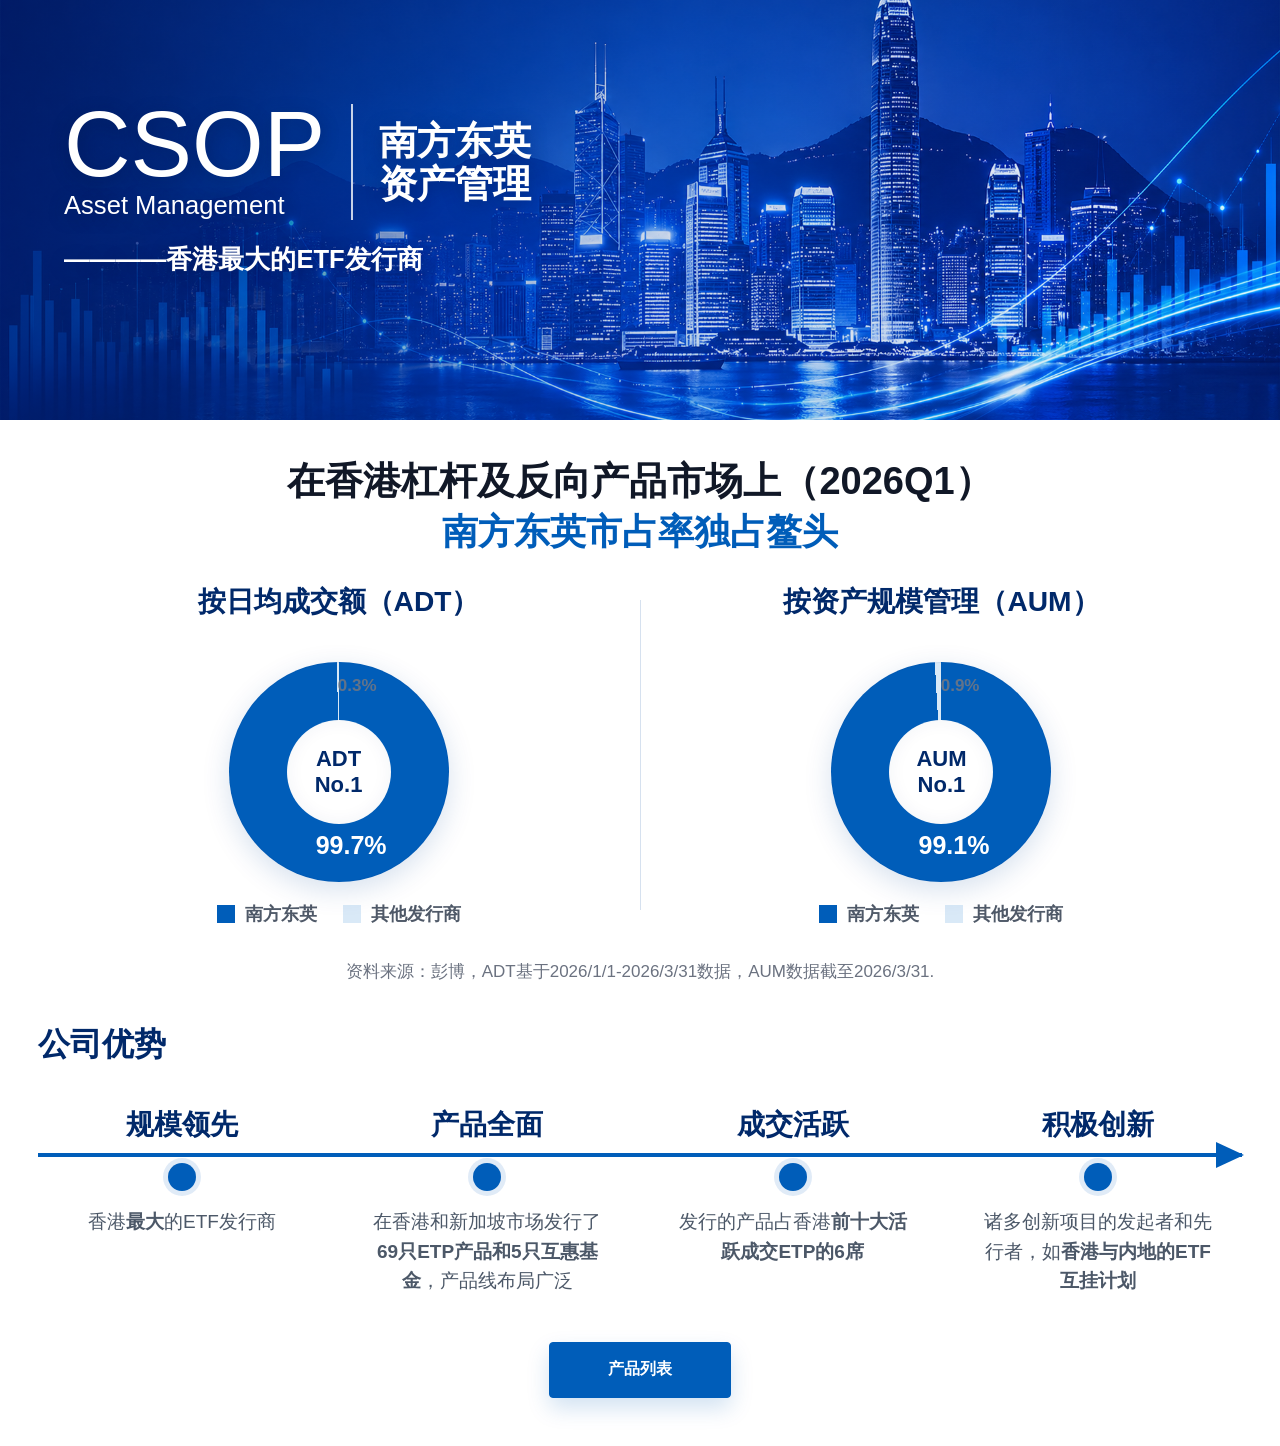
<file: index.html>
<!DOCTYPE html>
<html lang="zh-CN">
<head>
  <meta charset="UTF-8">
  <meta name="viewport" content="width=device-width, initial-scale=1.0">
  <title>公司简介</title>
  <link rel="stylesheet" href="css/style.css">
</head>
<body class="profile-page">
  <main>
    <!-- 首页顶部横幅：使用本地图片作为背景，叠加品牌名称 -->
    <section class="blue-hero">
      <!-- 深蓝遮罩层：让白色品牌文字在图片上更清晰 -->
      <div class="hero-overlay"></div>

      <!-- 品牌信息区域：后续可以把 CSOP 和南方东英替换为你的公司名称 -->
      <div class="brand-lockup">
        <div class="brand-main">
          <div class="brand-name">CSOP</div>
          <div class="brand-en">Asset Management</div>
        </div>
        <div class="brand-divider"></div>
        <div class="brand-cn">南方东英<br>资产管理</div>
      </div>
      <p class="brand-tagline">————香港最大的ETF发行商</p>
    </section>

    <!-- 市场占有率数据区：放置页面主标题、两个饼状图和资料来源 -->
    <section class="stats-panel">
      <!-- 数据区主标题：第一行黑色，第二行蓝色强调 -->
      <div class="stats-title">
        <h1>在香港杠杆及反向产品市场上（2026Q1）</h1>
        <p>南方东英市占率独占鳌头</p>
      </div>

      <!-- 两个饼状图的横向布局容器!!! -->
      <div class="stats-grid">
        <!-- 饼状图一：按日均成交额 ADT 展示南方东英市占率 -->
        <div class="stat-block">
          <h2>按日均成交额（ADT）</h2>
          <div class="donut donut-adt" role="img" aria-label="按日均成交额，南方东英占比99.7%，其他发行商占比0.3%">
            <span>99.7%</span>
            <small>0.3%</small>
            <strong>ADT<br>No.1</strong>
          </div>
          <ul class="legend">
            <li><i class="blue"></i>南方东英</li>
            <li><i class="light"></i>其他发行商</li>
          </ul>
        </div>

        <!-- 两个饼状图之间的竖向分隔线 -->
        <div class="divider"></div>

        <!-- 饼状图二：按资产管理规模 AUM 展示南方东英市占率 -->
        <div class="stat-block compact">
          <h2>按资产规模管理（AUM）</h2>
          <div class="donut donut-aum" role="img" aria-label="按资产规模管理，南方东英占比99.1%，其他发行商占比0.9%">
            <span>99.1%</span>
            <small>0.9%</small>
            <strong>AUM<br>No.1</strong>
          </div>
          <ul class="legend">
            <li><i class="blue"></i>南方东英</li>
            <li><i class="light"></i>其他发行商</li>
          </ul>
        </div>
      </div>

      <!-- 图表资料来源说明 -->
      <p class="stats-source">资料来源：彭博，ADT基于2026/1/1-2026/3/31数据，AUM数据截至2026/3/31.</p>
    </section>

    <!-- 公司优势时间轴：展示南方东英的核心优势 -->
    <section class="timeline-section">
      <h2>公司优势</h2>
      <div class="timeline">
        <!-- 优势一：规模领先 -->
        <article>
          <strong>规模领先</strong>
          <span></span>
          <p>香港<strong>最大</strong>的ETF发行商</p>
        </article>
        <!-- 优势二：产品全面 -->
        <article>
          <strong>产品全面</strong>
          <span></span>
          <p>在香港和新加坡市场发行了<strong>69只ETP产品和5只互惠基金</strong>，产品线布局广泛</p>
        </article>
        <!-- 优势三：成交活跃 -->
        <article>
          <strong>成交活跃</strong>
          <span></span>
          <p>发行的产品占香港<strong>前十大活跃成交ETP的6席</strong></p>
        </article>
        <!-- 优势四：积极创新 -->
        <article>
          <strong>积极创新</strong>
          <span></span>
          <p>诸多创新项目的发起者和先行者，如<strong>香港与内地的ETF互挂计划</strong></p>
        </article>
      </div>
    </section>

    <!-- 首页底部操作按钮：点击跳转到产品列表页 -->
    <div class="home-action">
      <a class="primary-button" href="pages/products.html">产品列表</a>
    </div>
  </main>
</body>
</html>
</file>
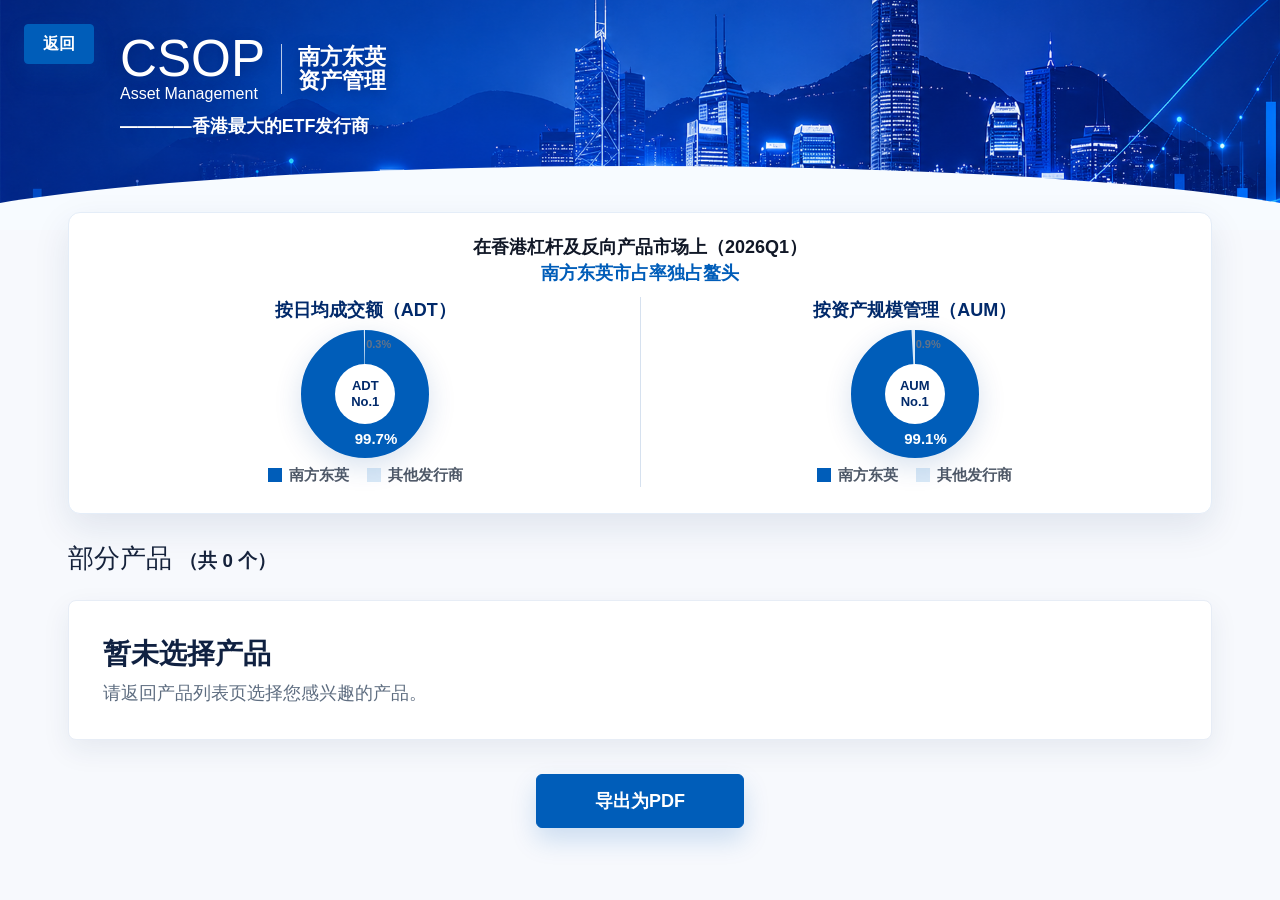
<file: pages/product-detail.html>
<!DOCTYPE html>
<html lang="zh-CN">
<head>
  <meta charset="UTF-8">
  <meta name="viewport" content="width=device-width, initial-scale=1.0">
  <title>产品详情</title>
  <link rel="preload" as="image" href="../images/首页背景.jpg.png">
  <link rel="stylesheet" href="../css/style.css">
</head>
<body class="selected-detail-page">
  <!-- 左上角返回按钮：从产品详情页返回产品列表页 -->
  <a class="back-button list-back" href="products.html">返回</a>

  <header class="product-list-hero detail-top-hero">
    <img class="product-hero-bg" src="../images/首页背景.jpg.png" alt="">
    <div class="product-hero-overlay"></div>
    <div class="product-hero-brand">
      <div class="product-brand-main">
        <span>CSOP</span>
        <small>Asset Management</small>
      </div>
      <i></i>
      <strong>南方东英<br>资产管理</strong>
    </div>
    <p class="product-hero-tagline">————香港最大的ETF发行商</p>
  </header>

  <main class="selected-products-page">
    <section class="detail-market-stats" aria-label="南方东英市场占有率图表">
      <div class="detail-market-title">
        <h2>在香港杠杆及反向产品市场上（2026Q1）</h2>
        <p>南方东英市占率独占鳌头</p>
      </div>

      <div class="detail-market-grid">
        <div class="detail-market-block">
          <h3>按日均成交额（ADT）</h3>
          <div class="donut donut-adt" role="img" aria-label="按日均成交额，南方东英占比99.7%，其他发行商占比0.3%">
            <svg class="detail-donut-svg" viewBox="0 0 128 128" aria-hidden="true">
              <circle class="detail-donut-base" cx="64" cy="64" r="46" pathLength="100"></circle>
              <circle class="detail-donut-value" cx="64" cy="64" r="46" pathLength="100" stroke-dasharray="99.7 100"></circle>
              <circle class="detail-donut-hole" cx="64" cy="64" r="30"></circle>
            </svg>
            <span>99.7%</span>
            <small>0.3%</small>
            <strong>ADT<br>No.1</strong>
          </div>
          <ul class="legend">
            <li><i class="blue"></i>南方东英</li>
            <li><i class="light"></i>其他发行商</li>
          </ul>
        </div>

        <div class="detail-market-divider"></div>

        <div class="detail-market-block">
          <h3>按资产规模管理（AUM）</h3>
          <div class="donut donut-aum" role="img" aria-label="按资产规模管理，南方东英占比99.1%，其他发行商占比0.9%">
            <svg class="detail-donut-svg" viewBox="0 0 128 128" aria-hidden="true">
              <circle class="detail-donut-base" cx="64" cy="64" r="46" pathLength="100"></circle>
              <circle class="detail-donut-value" cx="64" cy="64" r="46" pathLength="100" stroke-dasharray="99.1 100"></circle>
              <circle class="detail-donut-hole" cx="64" cy="64" r="30"></circle>
            </svg>
            <span>99.1%</span>
            <small>0.9%</small>
            <strong>AUM<br>No.1</strong>
          </div>
          <ul class="legend">
            <li><i class="blue"></i>南方东英</li>
            <li><i class="light"></i>其他发行商</li>
          </ul>
        </div>
      </div>
    </section>

    <section class="selected-products-title">
      <h1>部分产品 <span>（共 <strong data-detail-count>0</strong> 个）</span></h1>
      <!-- <p>以下为您选择的产品及亮点介绍</p>-->
    </section>

    <section class="selected-products-grid" data-selected-products></section>

    <div class="pdf-export-action">
      <button class="pdf-export-button" type="button" data-export-pdf>导出为PDF</button>
    </div>
  </main>

  <script src="script.js"></script>
</body>
</html>
</file>
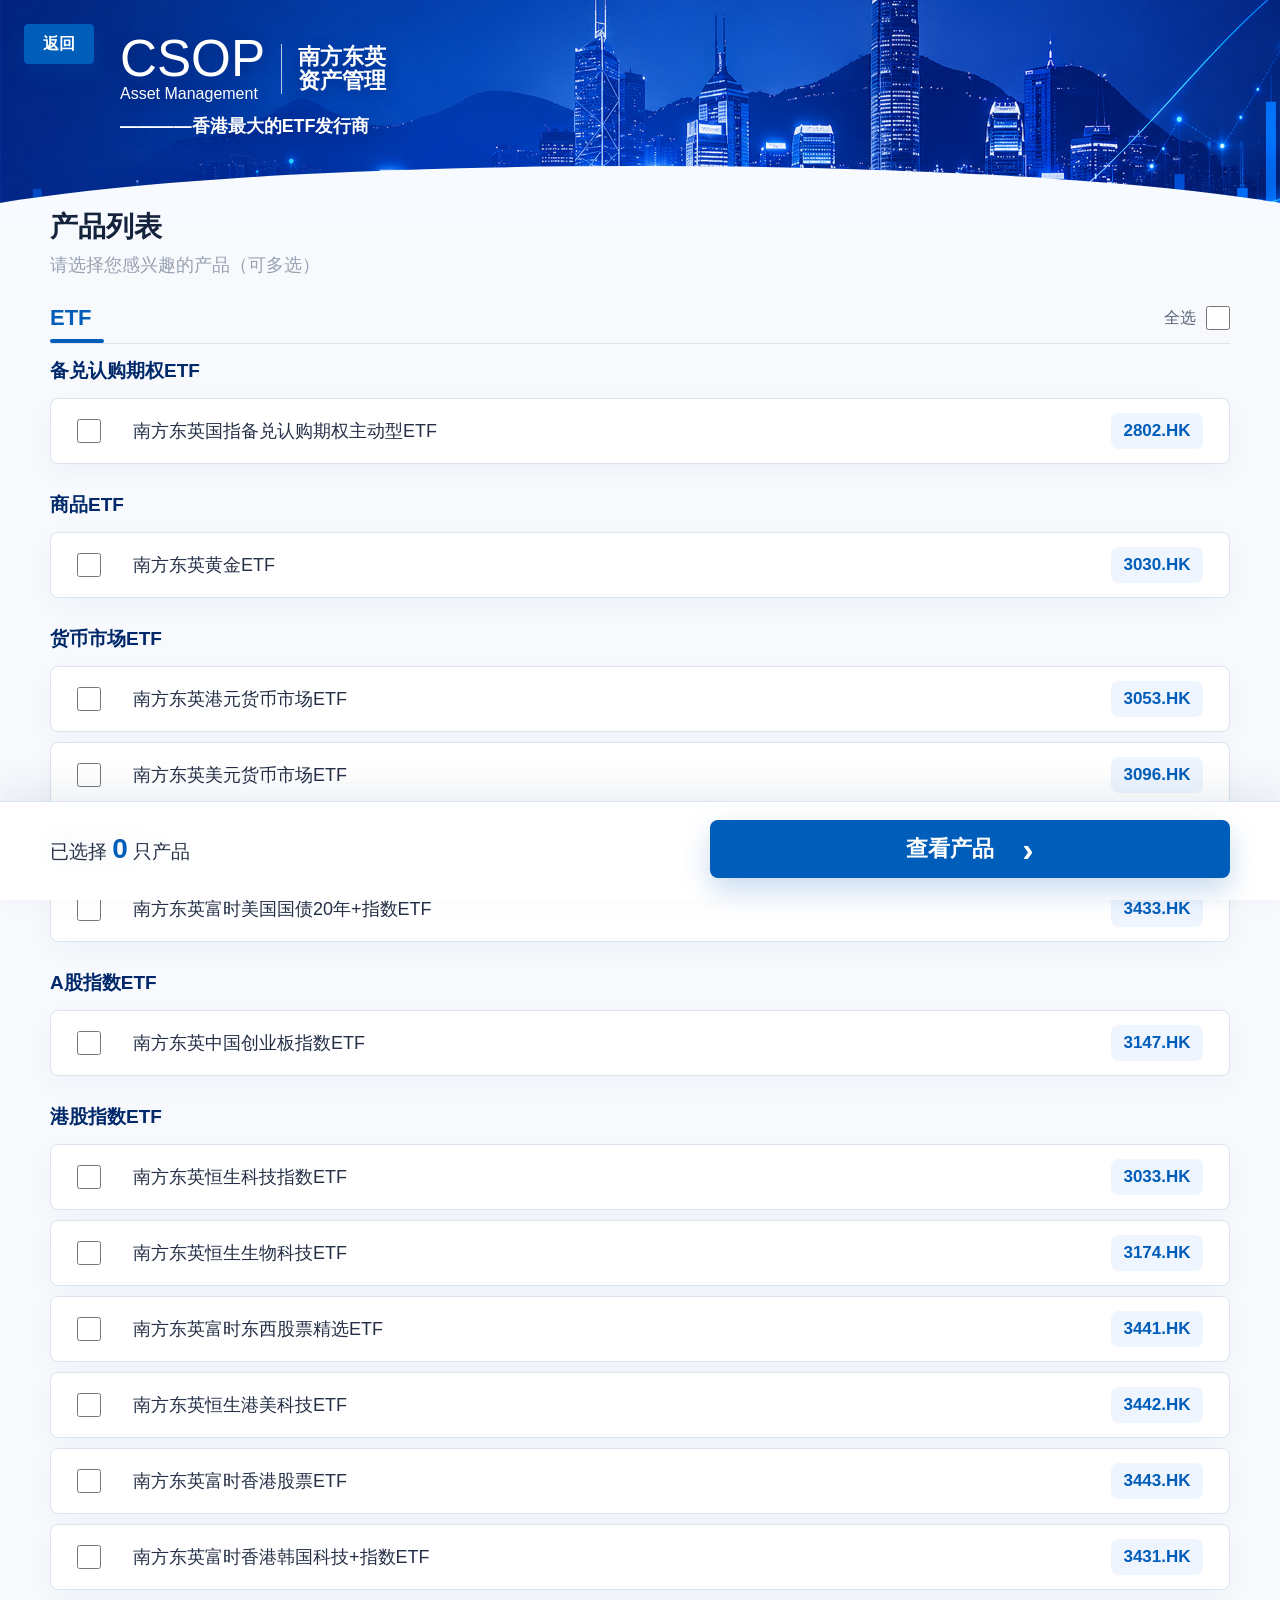
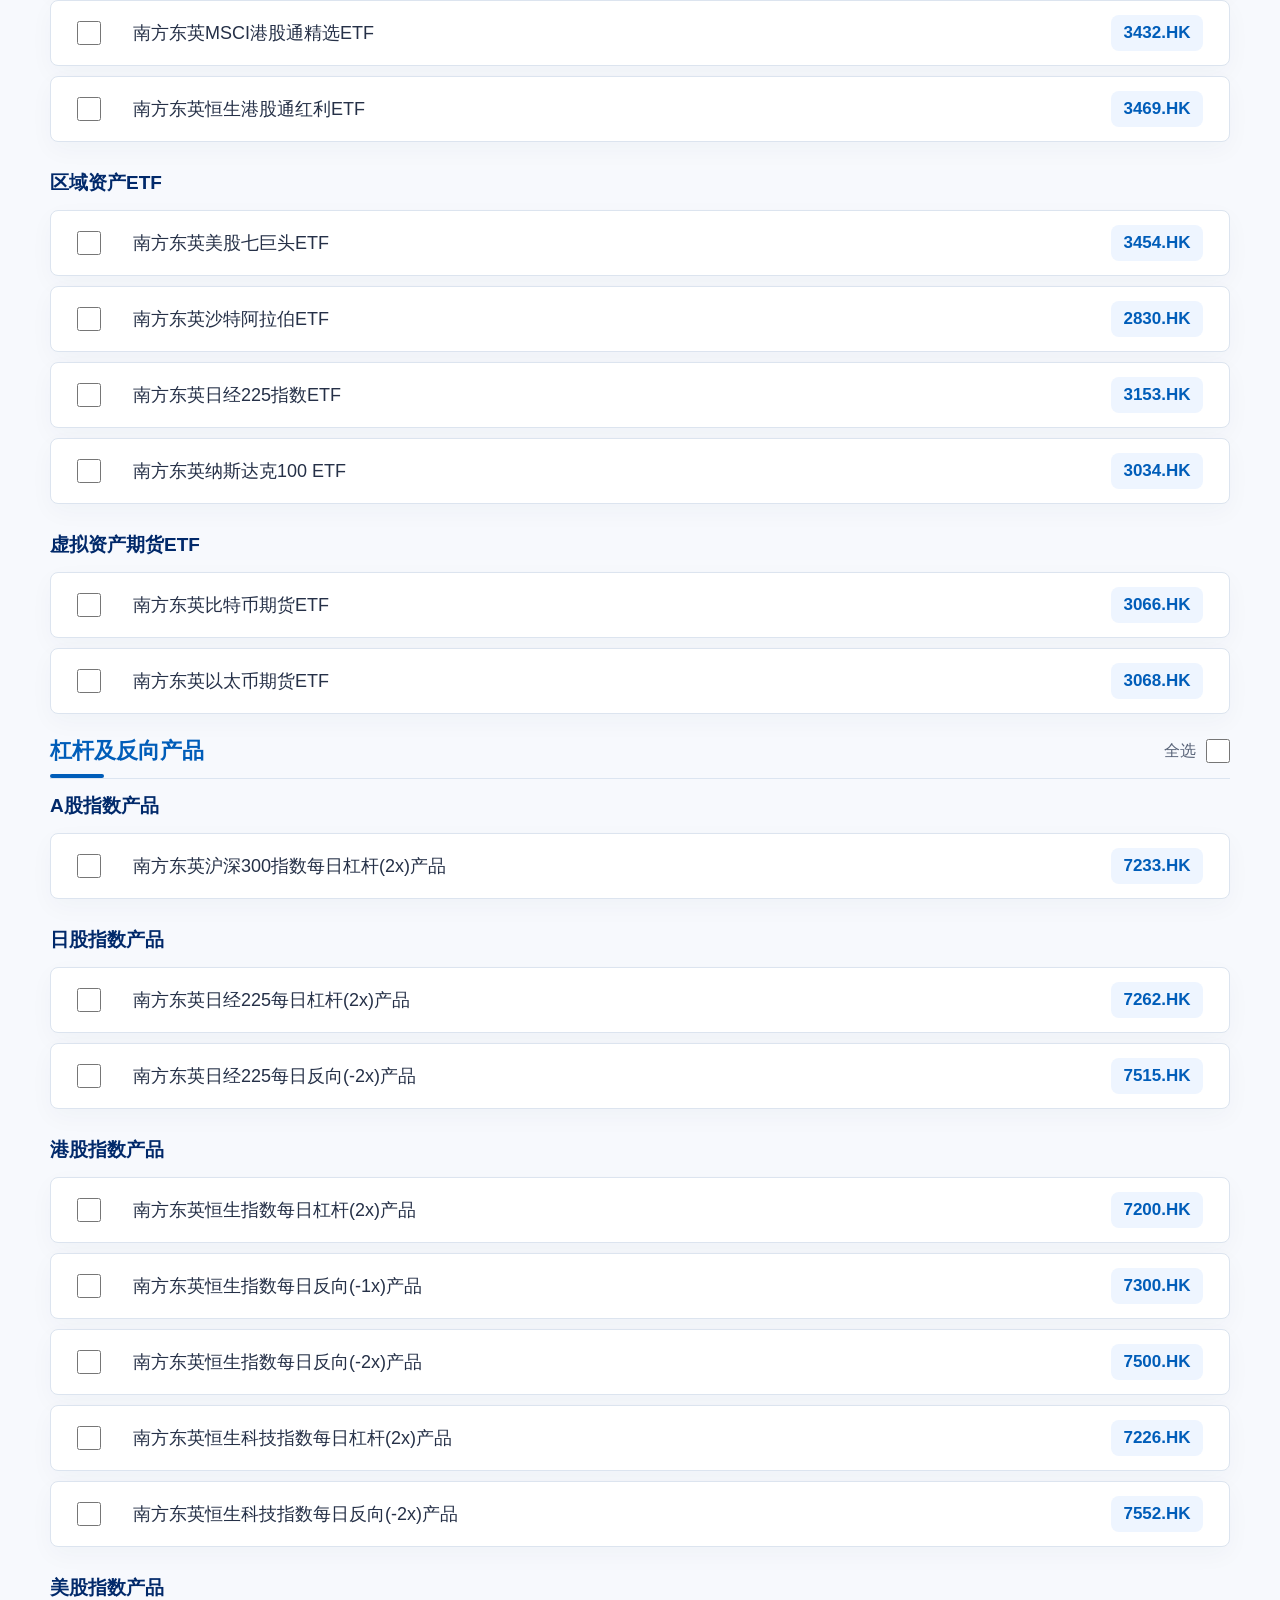
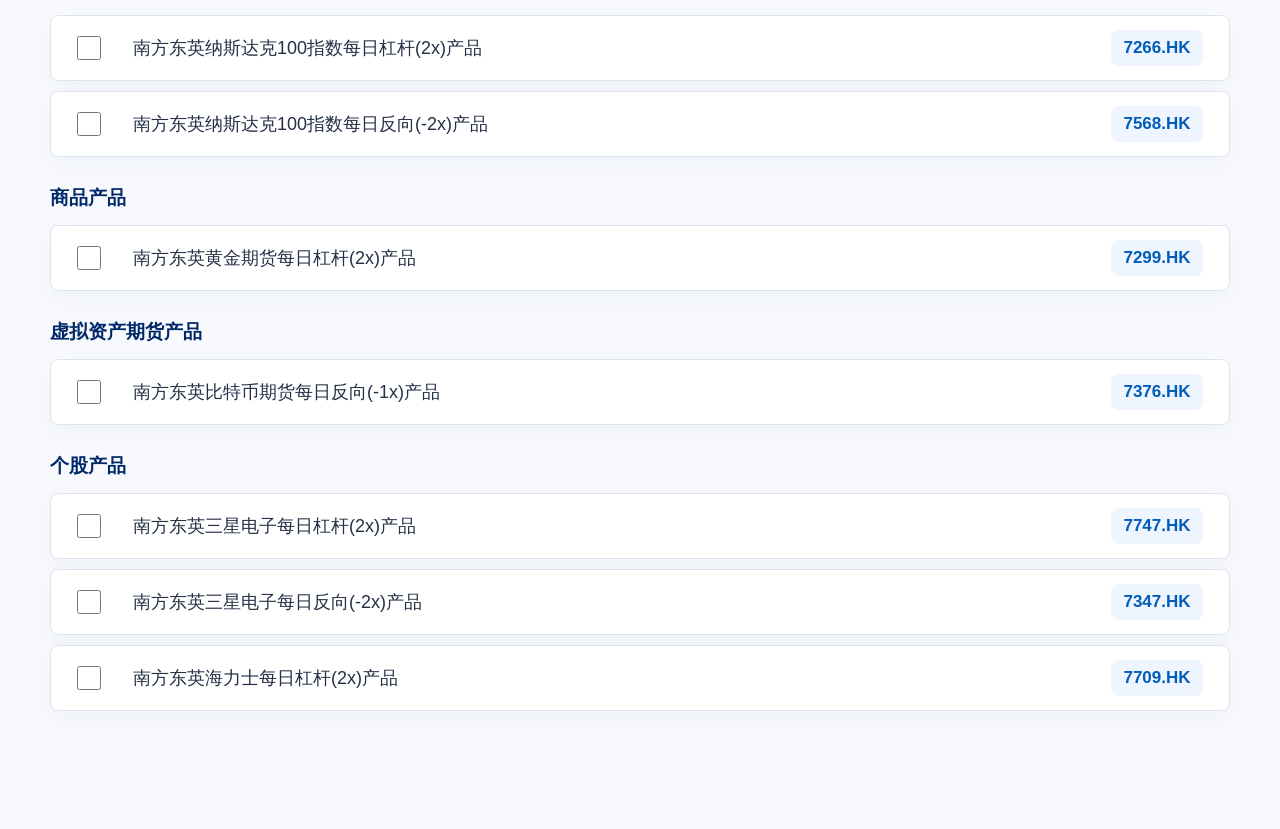
<file: pages/products.html>
<!DOCTYPE html>
<html lang="zh-CN">
<head>
  <meta charset="UTF-8">
  <meta name="viewport" content="width=device-width, initial-scale=1.0">
  <title>产品列表</title>
  <link rel="stylesheet" href="../css/style.css">
</head>
<!-- Cloudflare Web Analytics -->
 <script defer src='https://static.cloudflareinsights.com/beacon.min.js' data-cf-beacon='{"token": "b1d9319df20944739c105c5e57a40702"}'></script><!-- End Cloudflare Web Analytics -->
<body class="product-list-page">
  <!-- 左上角返回按钮：从产品列表页返回首页 -->
  <a class="back-button list-back" href="../index.html">返回</a>

  <!-- 产品列表页顶部横幅：复用首页背景图，尺寸和裁切按列表页重新调整 -->
  <header class="product-list-hero">
    <div class="product-hero-overlay"></div>
    <div class="product-hero-brand">
      <div class="product-brand-main">
        <span>CSOP</span>
        <small>Asset Management</small>
      </div>
      <i></i>
      <strong>南方东英<br>资产管理</strong>
    </div>
    <p class="product-hero-tagline">————香港最大的ETF发行商</p>
  </header>

  <main class="product-selector">
    <!-- 页面标题和说明 -->
    <section class="product-selector-title">
      <h1>产品列表</h1>
      <p>请选择您感兴趣的产品（可多选）</p>
    </section>

    <!-- ETF 产品分组 -->
    <section class="product-group" data-product-group>
      <div class="product-group-heading">
        <h2>ETF</h2>
        <label class="select-all">
          <span>全选</span>
          <input type="checkbox" data-select-all>
        </label>
      </div>

      <div class="product-options">
        <h3 class="product-subgroup">备兑认购期权ETF</h3>
        <label class="product-option">
          <input type="checkbox" data-product-checkbox>
          <span>南方东英国指备兑认购期权主动型ETF</span>
          <strong>2802.HK</strong>
        </label>

        <h3 class="product-subgroup">商品ETF</h3>
        <label class="product-option">
          <input type="checkbox" data-product-checkbox>
          <span>南方东英黄金ETF</span>
          <strong>3030.HK</strong>
        </label>

        <h3 class="product-subgroup">货币市场ETF</h3>
        <label class="product-option">
          <input type="checkbox" data-product-checkbox>
          <span>南方东英港元货币市场ETF</span>
          <strong>3053.HK</strong>
        </label>
        <label class="product-option">
          <input type="checkbox" data-product-checkbox>
          <span>南方东英美元货币市场ETF</span>
          <strong>3096.HK</strong>
        </label>

        <h3 class="product-subgroup">固定收益ETF</h3>
        <label class="product-option">
          <input type="checkbox" data-product-checkbox>
          <span>南方东英富时美国国债20年+指数ETF</span>
          <strong>3433.HK</strong>
        </label>

        <h3 class="product-subgroup">A股指数ETF</h3>
        <label class="product-option">
          <input type="checkbox" data-product-checkbox>
          <span>南方东英中国创业板指数ETF</span>
          <strong>3147.HK</strong>
        </label>

        <h3 class="product-subgroup">港股指数ETF</h3>
        <label class="product-option">
          <input type="checkbox" data-product-checkbox>
          <span>南方东英恒生科技指数ETF</span>
          <strong>3033.HK</strong>
        </label>
        <label class="product-option">
          <input type="checkbox" data-product-checkbox>
          <span>南方东英恒生生物科技ETF</span>
          <strong>3174.HK</strong>
        </label>
        <label class="product-option">
          <input type="checkbox" data-product-checkbox>
          <span>南方东英富时东西股票精选ETF</span>
          <strong>3441.HK</strong>
        </label>
        <label class="product-option">
          <input type="checkbox" data-product-checkbox>
          <span>南方东英恒生港美科技ETF</span>
          <strong>3442.HK</strong>
        </label>
        <label class="product-option">
          <input type="checkbox" data-product-checkbox>
          <span>南方东英富时香港股票ETF</span>
          <strong>3443.HK</strong>
        </label>
        <label class="product-option">
          <input type="checkbox" data-product-checkbox>
          <span>南方东英富时香港韩国科技+指数ETF</span>
          <strong>3431.HK</strong>
        </label>
        <label class="product-option">
          <input type="checkbox" data-product-checkbox>
          <span>南方东英MSCI港股通精选ETF</span>
          <strong>3432.HK</strong>
        </label>
        <label class="product-option">
          <input type="checkbox" data-product-checkbox>
          <span>南方东英恒生港股通红利ETF</span>
          <strong>3469.HK</strong>
        </label>

        <h3 class="product-subgroup">区域资产ETF</h3>
        <label class="product-option">
          <input type="checkbox" data-product-checkbox>
          <span>南方东英美股七巨头ETF</span>
          <strong>3454.HK</strong>
        </label>
        <label class="product-option">
          <input type="checkbox" data-product-checkbox>
          <span>南方东英沙特阿拉伯ETF</span>
          <strong>2830.HK</strong>
        </label>
        <label class="product-option">
          <input type="checkbox" data-product-checkbox>
          <span>南方东英日经225指数ETF</span>
          <strong>3153.HK</strong>
        </label>
        <label class="product-option">
          <input type="checkbox" data-product-checkbox>
          <span>南方东英纳斯达克100 ETF</span>
          <strong>3034.HK</strong>
        </label>

        <h3 class="product-subgroup">虚拟资产期货ETF</h3>
        <label class="product-option">
          <input type="checkbox" data-product-checkbox>
          <span>南方东英比特币期货ETF</span>
          <strong>3066.HK</strong>
        </label>
        <label class="product-option">
          <input type="checkbox" data-product-checkbox>
          <span>南方东英以太币期货ETF</span>
          <strong>3068.HK</strong>
        </label>
      </div>
    </section>

    <!-- 杠杆和反向产品分组 -->
    <section class="product-group" data-product-group>
      <div class="product-group-heading">
        <h2>杠杆及反向产品</h2>
        <label class="select-all">
          <span>全选</span>
          <input type="checkbox" data-select-all>
        </label>
      </div>

      <div class="product-options">
        <h3 class="product-subgroup">A股指数产品</h3>
        <label class="product-option">
          <input type="checkbox" data-product-checkbox>
          <span>南方东英沪深300指数每日杠杆(2x)产品</span>
          <strong>7233.HK</strong>
        </label>

        <h3 class="product-subgroup">日股指数产品</h3>
        <label class="product-option">
          <input type="checkbox" data-product-checkbox>
          <span>南方东英日经225每日杠杆(2x)产品</span>
          <strong>7262.HK</strong>
        </label>
        <label class="product-option">
          <input type="checkbox" data-product-checkbox>
          <span>南方东英日经225每日反向(-2x)产品</span>
          <strong>7515.HK</strong>
        </label>

        <h3 class="product-subgroup">港股指数产品</h3>
        <label class="product-option">
          <input type="checkbox" data-product-checkbox>
          <span>南方东英恒生指数每日杠杆(2x)产品</span>
          <strong>7200.HK</strong>
        </label>
        <label class="product-option">
          <input type="checkbox" data-product-checkbox>
          <span>南方东英恒生指数每日反向(-1x)产品</span>
          <strong>7300.HK</strong>
        </label>
        <label class="product-option">
          <input type="checkbox" data-product-checkbox>
          <span>南方东英恒生指数每日反向(-2x)产品</span>
          <strong>7500.HK</strong>
        </label>
        <label class="product-option">
          <input type="checkbox" data-product-checkbox>
          <span>南方东英恒生科技指数每日杠杆(2x)产品</span>
          <strong>7226.HK</strong>
        </label>
        <label class="product-option">
          <input type="checkbox" data-product-checkbox>
          <span>南方东英恒生科技指数每日反向(-2x)产品</span>
          <strong>7552.HK</strong>
        </label>

        <h3 class="product-subgroup">美股指数产品</h3>
        <label class="product-option">
          <input type="checkbox" data-product-checkbox>
          <span>南方东英纳斯达克100指数每日杠杆(2x)产品</span>
          <strong>7266.HK</strong>
        </label>
        <label class="product-option">
          <input type="checkbox" data-product-checkbox>
          <span>南方东英纳斯达克100指数每日反向(-2x)产品</span>
          <strong>7568.HK</strong>
        </label>

        <h3 class="product-subgroup">商品产品</h3>
        <label class="product-option">
          <input type="checkbox" data-product-checkbox>
          <span>南方东英黄金期货每日杠杆(2x)产品</span>
          <strong>7299.HK</strong>
        </label>

        <h3 class="product-subgroup">虚拟资产期货产品</h3>
        <label class="product-option">
          <input type="checkbox" data-product-checkbox>
          <span>南方东英比特币期货每日反向(-1x)产品</span>
          <strong>7376.HK</strong>
        </label>

        <h3 class="product-subgroup">个股产品</h3>
        <label class="product-option">
          <input type="checkbox" data-product-checkbox>
          <span>南方东英三星电子每日杠杆(2x)产品</span>
          <strong>7747.HK</strong>
        </label>
        <label class="product-option">
          <input type="checkbox" data-product-checkbox>
          <span>南方东英三星电子每日反向(-2x)产品</span>
          <strong>7347.HK</strong>
        </label>
        <label class="product-option">
          <input type="checkbox" data-product-checkbox>
          <span>南方东英海力士每日杠杆(2x)产品</span>
          <strong>7709.HK</strong>
        </label>
      </div>
    </section>
  </main>

  <!-- 底部固定操作栏：显示已选数量，并跳转至产品详情页 -->
  <footer class="product-action-bar">
    <p>已选择 <strong data-selected-count>0</strong> 只产品</p>
    <a href="product-detail.html">查看产品 <span>›</span></a>
  </footer>

  <script src="script.js"></script>
</body>
</html>
</file>
<file: css/style.css>
/* 全局颜色变量：集中管理蓝色主题、文字色、线条色和白色 */
:root {
  --blue-900: #01296a;
  --blue-800: #004694;
  --blue-700: #005db9;
  --blue-500: #2f87d6;
  --blue-300: #9fc8ef;
  --blue-100: #dcecfb;
  --text: #18345f;
  --muted: #5e6d80;
  --line: #d6e1ef;
  --white: #ffffff;
}

/* 全局盒模型：让宽高计算更直观，避免 padding 撑大元素 */
* {
  box-sizing: border-box;
}

/* 页面基础样式：设置最小宽度、字体、背景和默认文字颜色 */
body {
  margin: 0;
  min-width: 320px;
  color: var(--text);
  background: #f7fbff;
  font-family: Arial, "PingFang SC", "Microsoft YaHei", sans-serif;
}

/* 链接基础样式：去掉默认下划线，继承当前文字颜色 */
a {
  color: inherit;
  text-decoration: none;
}

/* 首页顶部横幅：使用本地图片作为金融城市背景 */
.blue-hero {
  position: relative;
  min-height: 420px;
  overflow: hidden;
  color: var(--white);
  background: url("../images/首页背景.jpg.png") center / cover no-repeat;
}

/* 横幅叠加层：左侧稍微压暗，保证品牌文字清楚 */
.hero-overlay {
  position: absolute;
  inset: 0;
  background: linear-gradient(90deg, rgba(0, 20, 82, 0.5), rgba(0, 51, 130, 0.18), rgba(0, 75, 166, 0.03));
}

/* 横幅品牌组合：CSOP 和英文上下排列，中文公司名放在右侧 */
.brand-lockup {
  position: relative;
  z-index: 3;
  display: flex;
  align-items: center;
  gap: 26px;
  padding: 104px 5vw 0;
  text-shadow: 0 4px 18px rgba(0, 20, 65, 0.34);
}

/* 品牌左侧组合：CSOP 在上，Asset Management 在下 */
.brand-main {
  display: grid;
  gap: 8px;
}

/* 英文品牌主名称：控制 CSOP 字样大小和字重 */
.brand-name {
  font-size: clamp(58px, 7.2vw, 98px);
  line-height: 0.86;
  font-weight: 300;
  letter-spacing: 0;
}

/* 英文副标题：放在 CSOP 下方，字号比 CSOP 小 */
.brand-en {
  font-size: clamp(20px, 2vw, 30px);
  line-height: 1.05;
  font-weight: 500;
}

/* 中文公司名：在 CSOP 右侧，加粗强调 */
.brand-cn {
  font-size: clamp(28px, 3vw, 44px);
  line-height: 1.12;
  font-weight: 700;
}

/* 品牌分隔线：位于英文品牌组和中文公司名之间 */
.brand-divider {
  width: 2px;
  height: 116px;
  background: rgba(255, 255, 255, 0.78);
}

/* 品牌标语：放在首页 logo 下方 */
.brand-tagline {
  position: relative;
  z-index: 3;
  margin: 24px 0 0;
  padding: 0 5vw;
  color: var(--white);
  font-size: clamp(20px, 2vw, 30px);
  font-weight: 800;
  line-height: 1.2;
  text-shadow: 0 4px 18px rgba(0, 20, 65, 0.36);
}

/* 首页数据图表区域：白底，承接横幅下方的核心信息 */
.stats-panel {
  display: grid;
  grid-template-columns: 1fr;
  gap: 30px;
  align-items: center;
  padding: 38px 7vw 30px;
  background: var(--white);
  box-shadow: 0 -10px 30px rgba(0, 49, 115, 0.08);
}

/* 图表区标题容器：整体居中 */
.stats-title {
  text-align: center;
}

/* 图表区第一行标题：黑色加粗 */
.stats-title h1 {
  margin: 0 0 6px;
  color: #111827;
  font-size: clamp(26px, 3.2vw, 38px);
  font-weight: 800;
  line-height: 1.22;
}

/* 图表区第二行标题：蓝色加粗强调 */
.stats-title p {
  margin: 0;
  color: var(--blue-700);
  font-size: clamp(25px, 3vw, 36px);
  font-weight: 800;
  line-height: 1.22;
}

/* 两个饼状图的布局：桌面端左右排列，中间留分隔线 */
.stats-grid {
  display: grid;
  grid-template-columns: minmax(0, 1fr) 1px minmax(0, 1fr);
  gap: 52px;
  align-items: center;
}

/* 单个图表模块：标题、饼图、图例纵向居中排列 */
.stat-block {
  display: flex;
  flex-direction: column;
  align-items: center;
  justify-content: center;
  gap: 20px;
  min-width: 0;
  text-align: center;
}

/* 第二个图表模块：保留独立类名，方便后续单独微调 */
.stat-block.compact {
  gap: 20px;
}

/* 单个图表标题：说明 ADT 或 AUM 指标 */
.stat-block h2 {
  min-height: 58px;
  margin: 0;
  color: var(--blue-900);
  font-size: clamp(22px, 2.2vw, 30px);
  font-weight: 800;
  line-height: 1.25;
}

/* 图表之间的分隔线：桌面端为竖线，移动端会变横线 */
.divider {
  height: 310px;
  background: var(--line);
}

/* 环形图基础形状：用 conic-gradient 画占比 */
.donut {
  position: relative;
  flex: 0 0 auto;
  width: 220px;
  height: 220px;
  border-radius: 50%;
  box-shadow: inset 0 0 0 1px rgba(0, 55, 126, 0.08), 0 8px 28px rgba(0, 69, 150, 0.16);
}

/* 环形图中间白色圆孔 */
.donut::after {
  content: "";
  position: absolute;
  inset: 58px;
  border-radius: 50%;
  background: var(--white);
  box-shadow: inset 0 0 18px rgba(0, 49, 115, 0.06);
}

/* ADT 环形图数据：99.7% 南方东英，0.3% 其他发行商 */
.donut-adt {
  background: conic-gradient(var(--blue-700) 0 99.7%, #d9e9f7 99.7% 100%);
}

/* AUM 环形图数据：99.1% 南方东英，0.9% 其他发行商 */
.donut-aum {
  background: conic-gradient(var(--blue-700) 0 99.1%, #d9e9f7 99.1% 100%);
}

/* 环形图外圈百分比文字基础样式 */
.donut span,
.donut small {
  position: absolute;
  z-index: 2;
  color: #123d78;
  font-size: 22px;
  font-weight: 700;
}

/* 主占比文字：放在蓝色扇区上 */
.donut span {
  right: 62px;
  top: 169px;
  color: #fff;
  font-size: 25px;
}

/* 其他发行商小占比文字：放在浅色扇区附近 */
.donut small {
  right: 72px;
  top: 14px;
  color: #61738a;
  font-size: 17px;
}

/* 环形图中心文案：展示 ADT No.1 / AUM No.1 */
.donut strong {
  position: absolute;
  inset: 58px;
  z-index: 3;
  display: grid;
  place-items: center;
  color: var(--blue-900);
  font-size: 22px;
  line-height: 1.18;
  text-align: center;
}

/* 图例容器：展示不同颜色对应的数据类别 */
.legend {
  display: flex;
  flex-wrap: wrap;
  justify-content: center;
  gap: 12px 26px;
  margin: 0;
  padding: 0;
  color: #4f5968;
  font-size: 18px;
  font-weight: 700;
  list-style: none;
}

/* 图例色块基础样式 */
.legend i {
  display: inline-block;
  width: 18px;
  height: 18px;
  margin-right: 10px;
  vertical-align: -3px;
}

/* 图例色块颜色：对应图表主色和辅助色 */
.legend .blue { background: var(--blue-700); }
.legend .mid { background: #5fa0da; }
.legend .soft { background: #9ec5e9; }
.legend .light { background: #d9e9f7; }

/* 图表资料来源：位于两个饼图下方居中 */
.stats-source {
  margin: 4px 0 0;
  color: #6b7280;
  font-size: 17px;
  text-align: center;
}

/* 公司优势区域：白底时间轴部分 */
.timeline-section {
  padding: 10px 3vw 28px;
  background: var(--white);
}

/* 公司优势标题 */
.timeline-section h2 {
  margin: 0 0 18px;
  color: var(--blue-900);
  font-size: 32px;
}

/* 时间轴布局：桌面端 4 个优势横向排列 */
.timeline {
  position: relative;
  display: grid;
  grid-template-columns: repeat(4, 1fr);
  gap: 18px;
  padding-top: 26px;
}

/* 时间轴横线 */
.timeline::before {
  content: "";
  position: absolute;
  left: 0;
  right: 0;
  top: 68px;
  height: 4px;
  background: var(--blue-700);
}

/* 时间轴末端箭头 */
.timeline::after {
  content: "";
  position: absolute;
  right: -2px;
  top: 57px;
  border-top: 13px solid transparent;
  border-bottom: 13px solid transparent;
  border-left: 28px solid var(--blue-700);
}

/* 单个时间节点容器 */
.timeline article {
  position: relative;
  z-index: 1;
  text-align: center;
}

/* 时间节点标题文字 */
.timeline strong {
  display: block;
  color: var(--blue-900);
  font-size: 28px;
  line-height: 1;
}

/* 时间节点圆点 */
.timeline span {
  display: block;
  width: 28px;
  height: 28px;
  margin: 24px auto 16px;
  border-radius: 50%;
  background: var(--blue-700);
  box-shadow: 0 0 0 5px rgba(0, 93, 185, 0.12);
}

/* 时间节点说明文字 */
.timeline p {
  margin: 0 auto;
  max-width: 230px;
  color: #4c5868;
  font-size: 19px;
  line-height: 1.55;
}

/* 时间节点说明中的重点内容 */
.timeline p strong {
  display: inline;
  color: inherit;
  font-size: inherit;
  line-height: inherit;
}

/* 备用脚注样式：当前首页未使用，保留给后续说明文字 */
.footnote {
  margin: 30px 0 0;
  color: #9aa4b3;
  font-size: 15px;
}

/* 首页底部按钮区域：承载“产品列表”跳转按钮 */
.home-action {
  display: flex;
  justify-content: center;
  padding: 18px 20px 48px;
  background: var(--white);
}

/* 通用按钮样式：产品列表、返回、查看详情共用 */
.primary-button,
.back-button,
.product-card a {
  display: inline-flex;
  align-items: center;
  justify-content: center;
  min-height: 56px;
  padding: 0 58px;
  border: 1px solid var(--blue-700);
  border-radius: 4px;
  color: var(--white);
  background: var(--blue-700);
  font-weight: 700;
  box-shadow: 0 10px 22px rgba(0, 93, 185, 0.18);
}

/* 通用按钮悬停效果 */
.primary-button:hover,
.back-button:hover,
.product-card a:hover {
  background: var(--blue-900);
  border-color: var(--blue-900);
}

/* 产品列表页背景：接近设计图的浅灰白页面底色 */
.product-list-page {
  min-height: 100vh;
  padding-bottom: 118px;
  color: #1f2b45;
  background: #f7f9fd;
}

/* 产品列表页顶部横幅：复用首页背景图，但高度更矮、裁切更偏顶部 */
.product-list-hero {
  position: relative;
  isolation: isolate;
  min-height: 230px;
  overflow: hidden;
  color: var(--white);
  background: url("../images/首页背景.jpg.png") center 40% / cover no-repeat;
}

.product-hero-bg {
  position: absolute;
  inset: 0;
  z-index: 0;
  width: 100%;
  height: 100%;
  object-fit: cover;
  object-position: center 40%;
}

/* 产品列表页横幅底部白色弧形：模拟参考图中的波浪过渡 */
.product-list-hero::after {
  content: "";
  position: absolute;
  left: -8%;
  right: -8%;
  bottom: -86px;
  height: 150px;
  border-radius: 50% 50% 0 0;
  background: #f7fbff;
}


/* 产品列表页横幅品牌：缩小版品牌组合 */
.product-hero-brand {
  position: relative;
  z-index: 2;
  display: flex;
  align-items: center;
  gap: 16px;
  padding: 36px 44px 0 120px;
  text-shadow: 0 4px 16px rgba(0, 20, 65, 0.35);
}

/* 产品列表页 CSOP 和 Asset Management 上下排列 */
.product-brand-main {
  display: grid;
  gap: 4px;
}

/* 产品列表页 CSOP 字样 */
.product-brand-main span {
  font-size: clamp(34px, 4vw, 52px);
  font-weight: 300;
  line-height: 0.9;
}

/* 产品列表页 Asset Management 字样 */
.product-brand-main small {
  font-size: clamp(12px, 1.3vw, 16px);
  line-height: 1;
}

/* 产品列表页品牌分隔线 */
.product-hero-brand i {
  width: 1px;
  height: 50px;
  background: rgba(255, 255, 255, 0.72);
}

/* 产品列表页中文品牌 */
.product-hero-brand strong {
  font-size: clamp(16px, 1.7vw, 22px);
  line-height: 1.12;
}

/* 产品内页品牌标语：放在 logo 下方并按内页尺寸缩小 */
.product-hero-tagline {
  position: relative;
  z-index: 2;
  margin: 14px 0 0;
  padding: 0 44px 0 120px;
  color: var(--white);
  font-size: clamp(15px, 1.4vw, 20px);
  font-weight: 800;
  line-height: 1.2;
  text-shadow: 0 4px 16px rgba(0, 20, 65, 0.35);
}

/* 产品列表主体：控制内容宽度并压到横幅弧形下方 */
.product-selector {
  position: relative;
  z-index: 1;
  width: min(1180px, calc(100% - 72px));
  margin: -18px auto 0;
}

/* 产品列表页标题和副标题 */
.product-selector-title {
  margin-bottom: 28px;
}

.product-selector-title h1 {
  margin: 0 0 12px;
  color: #15223b;
  font-size: 28px;
  line-height: 1.05;
  font-weight: 800;
}

.product-selector-title p {
  margin: 0;
  color: #98a1b2;
  font-size: 18px;
}

/* 产品分组：每个分组包含标题、全选和产品行 */
.product-group {
  margin-top: 22px;
}

/* 产品分组标题栏：左侧分组名，右侧全选 */
.product-group-heading {
  display: flex;
  align-items: center;
  justify-content: space-between;
  gap: 20px;
  margin-bottom: 14px;
  padding-bottom: 12px;
  border-bottom: 1px solid #dce5f1;
}

.product-group-heading h2 {
  position: relative;
  margin: 0;
  color: var(--blue-700);
  font-size: 22px;
  font-weight: 800;
}

.product-group-heading h2::after {
  content: "";
  position: absolute;
  left: 0;
  bottom: -12px;
  width: 54px;
  height: 4px;
  border-radius: 999px;
  background: var(--blue-700);
}

/* 分组全选控件 */
.select-all {
  display: inline-flex;
  align-items: center;
  gap: 10px;
  color: #576277;
  font-size: 16px;
  cursor: pointer;
}

/* 产品行容器：纵向排列，每行是一个可勾选产品 */
.product-options {
  display: grid;
  gap: 10px;
}

/* 产品小类标题：用于 ETF、杠杆及反向产品下的细分分类 */
.product-subgroup {
  margin: 18px 0 4px;
  color: var(--blue-900);
  font-size: 19px;
  font-weight: 800;
}

.product-subgroup:first-child {
  margin-top: 0;
}

/* 单个产品行：左侧复选框，中间产品名，右侧代码 */
.product-option {
  display: grid;
  grid-template-columns: 34px minmax(0, 1fr) auto;
  gap: 22px;
  align-items: center;
  min-height: 66px;
  padding: 12px 26px;
  border: 1px solid #dce4ef;
  border-radius: 8px;
  background: #fff;
  box-shadow: 0 8px 24px rgba(24, 52, 95, 0.035);
  cursor: pointer;
}

.product-option:hover {
  border-color: #bad0ea;
  box-shadow: 0 10px 28px rgba(0, 93, 185, 0.08);
}

/* 产品名称文字 */
.product-option span {
  color: #253047;
  font-size: 18px;
  line-height: 1.45;
}

/* 产品代码标签 */
.product-option strong {
  min-width: 92px;
  padding: 8px 12px;
  border-radius: 8px;
  color: var(--blue-700);
  background: #eef5ff;
  font-size: 17px;
  text-align: center;
}

/* 产品列表页复选框：使用系统控件并设置蓝色强调色 */
.product-option input,
.select-all input {
  width: 24px;
  height: 24px;
  margin: 0;
  accent-color: var(--blue-700);
  cursor: pointer;
}

/* 底部固定操作栏：显示已选数量和查看产品按钮 */
.product-action-bar {
  position: fixed;
  left: 0;
  right: 0;
  bottom: 0;
  z-index: 30;
  display: grid;
  grid-template-columns: 1fr minmax(260px, 520px);
  gap: 28px;
  align-items: center;
  padding: 18px max(38px, calc((100vw - 1180px) / 2)) 22px;
  background: rgba(255, 255, 255, 0.94);
  border-top: 1px solid #dce4ef;
  box-shadow: 0 -12px 32px rgba(24, 52, 95, 0.08);
  backdrop-filter: blur(10px);
}

.product-action-bar p {
  margin: 0;
  color: #263248;
  font-size: 19px;
}

.product-action-bar strong {
  color: var(--blue-700);
  font-size: 28px;
}

.product-action-bar a {
  display: inline-flex;
  align-items: center;
  justify-content: center;
  min-height: 58px;
  border-radius: 8px;
  color: #fff;
  background: var(--blue-700);
  font-size: 22px;
  font-weight: 800;
  box-shadow: 0 12px 28px rgba(0, 93, 185, 0.22);
}

.product-action-bar a:hover {
  background: var(--blue-900);
}

.product-action-bar span {
  margin-left: 28px;
  font-size: 34px;
  line-height: 1;
}

/* 内页背景：产品详情页使用 */
.inner-page {
  min-height: 100vh;
  background:
    linear-gradient(180deg, rgba(0, 71, 160, 0.1), transparent 360px),
    #f4f8fd;
}

/* 左上角返回按钮：固定在视口左上角 */
.back-button {
  position: fixed;
  top: 24px;
  left: 24px;
  z-index: 10;
  min-height: 40px;
  padding: 0 18px;
}

/* 内页主体宽度：限制内容最大宽度并居中 */
.product-page,
.detail-page {
  width: min(1160px, calc(100% - 40px));
  margin: 0 auto;
  padding: 96px 0 70px;
}

/* 内页顶部横幅：产品列表和产品详情共用蓝色标题区 */
.inner-hero,
.detail-banner {
  padding: 52px 58px;
  color: var(--white);
  background:
    linear-gradient(100deg, rgba(0, 36, 105, 0.96), rgba(0, 102, 191, 0.82)),
    repeating-linear-gradient(90deg, rgba(255, 255, 255, 0.1) 0 1px, transparent 1px 80px);
  border-radius: 8px;
  box-shadow: 0 18px 45px rgba(0, 54, 128, 0.18);
}

/* 内页顶部英文小标题 */
.inner-hero p,
.detail-banner p {
  margin: 0 0 8px;
  color: #b9ddff;
  font-size: 15px;
  font-weight: 700;
  text-transform: uppercase;
}

/* 内页顶部主标题 */
.inner-hero h1,
.detail-banner h1 {
  margin: 0 0 14px;
  font-size: clamp(38px, 5vw, 62px);
  line-height: 1.08;
}

/* 内页顶部说明文字 */
.inner-hero span,
.detail-banner span {
  display: block;
  max-width: 760px;
  color: rgba(255, 255, 255, 0.82);
  font-size: 19px;
  line-height: 1.6;
}

/* 产品列表网格：桌面端三列产品卡片 */
.product-list {
  display: grid;
  grid-template-columns: repeat(3, 1fr);
  gap: 24px;
  margin-top: 30px;
}

/* 产品卡片：每个产品的外层容器 */
.product-card {
  padding: 28px;
  border: 1px solid var(--line);
  border-radius: 8px;
  background: var(--white);
  box-shadow: 0 18px 40px rgba(24, 52, 95, 0.08);
}

/* 产品代码标签：如 ETF、FUND、PORT */
.product-code {
  display: inline-flex;
  align-items: center;
  min-height: 30px;
  margin-bottom: 20px;
  padding: 0 12px;
  color: var(--blue-700);
  background: var(--blue-100);
  border-radius: 4px;
  font-size: 13px;
  font-weight: 700;
}

/* 产品卡片标题 */
.product-card h2 {
  margin: 0 0 12px;
  color: var(--blue-900);
  font-size: 25px;
}

/* 产品卡片简介：设置最小高度，让卡片更整齐 */
.product-card p {
  min-height: 78px;
  margin: 0 0 22px;
  color: var(--muted);
  line-height: 1.7;
}

/* 产品卡片参数列表：产品类型、风险等级等 */
.product-card dl {
  display: grid;
  gap: 10px;
  margin: 0 0 26px;
}

/* 单行产品参数：左右对齐标签和值 */
.product-card dl div {
  display: flex;
  justify-content: space-between;
  gap: 20px;
  padding-bottom: 10px;
  border-bottom: 1px solid #eef3f9;
}

/* 产品参数名称 */
.product-card dt {
  color: #8490a0;
}

/* 产品参数值 */
.product-card dd {
  margin: 0;
  color: var(--blue-900);
  font-weight: 700;
}

/* 产品卡片查看详情按钮：铺满卡片宽度 */
.product-card a {
  width: 100%;
}

/* 产品详情正文容器：多个内容块纵向排列 */
.detail-content {
  display: grid;
  gap: 22px;
  margin-top: 30px;
}

/* 产品详情单个内容块 */
.detail-content article {
  padding: 30px;
  border: 1px solid var(--line);
  border-radius: 8px;
  background: var(--white);
  box-shadow: 0 14px 34px rgba(24, 52, 95, 0.07);
}

/* 产品详情内容块标题 */
.detail-content h2 {
  margin: 0 0 12px;
  color: var(--blue-900);
  font-size: 26px;
}

/* 产品详情正文和列表项文字 */
.detail-content p,
.detail-content li {
  color: var(--muted);
  font-size: 17px;
  line-height: 1.8;
}

/* 产品详情列表缩进 */
.detail-content ul {
  margin: 0;
  padding-left: 22px;
}

/* 部分产品详情页：承接第二页选择结果，展示产品亮点 */
.selected-detail-page {
  min-height: 100vh;
  color: #182844;
  background: #f7f9fd;
}

.detail-top-hero {
  min-height: 230px;
}

.selected-products-page {
  position: relative;
  z-index: 1;
  width: min(1400px, calc(100% - 136px));
  margin: -18px auto 0;
  padding-bottom: 56px;
}

.detail-market-stats {
  margin: 0 0 30px;
  padding: 24px 30px 26px;
  border: 1px solid #e4edf8;
  border-radius: 12px;
  background: #fff;
  box-shadow: 0 14px 36px rgba(24, 52, 95, 0.1);
}

.detail-market-title {
  margin-bottom: 12px;
  text-align: center;
}

.detail-market-title h2 {
  margin: 0 0 4px;
  color: #111827;
  font-size: 18px;
  line-height: 1.22;
}

.detail-market-title p {
  margin: 0;
  color: var(--blue-700);
  font-size: 18px;
  font-weight: 800;
  line-height: 1.22;
}

.detail-market-grid {
  display: grid;
  grid-template-columns: minmax(0, 1fr) 1px minmax(0, 1fr);
  gap: 8px;
  align-items: center;
}

.detail-market-block {
  display: flex;
  flex-direction: column;
  align-items: center;
  gap: 8px;
  text-align: center;
}

.detail-market-block h3 {
  margin: 0;
  color: var(--blue-900);
  font-size: 18px;
  line-height: 1.25;
}

.detail-market-divider {
  width: 1px;
  height: 190px;
  background: var(--line);
}

.detail-market-stats .donut {
  width: 128px;
  height: 128px;
  background: none;
}

.detail-market-stats .donut::after {
  display: none;
}

.detail-donut-svg {
  position: absolute;
  inset: 0;
  width: 100%;
  height: 100%;
  transform: rotate(-90deg);
}

.detail-donut-base,
.detail-donut-value {
  fill: none;
  stroke-width: 36;
}

.detail-donut-base {
  stroke: #d9e9f7;
}

.detail-donut-value {
  stroke: var(--blue-700);
  stroke-linecap: butt;
}

.detail-donut-hole {
  fill: #fff;
}

.detail-market-stats .donut span {
  right: 32px;
  top: 100px;
  font-size: 15px;
}

.detail-market-stats .donut small {
  right: 38px;
  top: 8px;
  font-size: 11px;
}

.detail-market-stats .donut strong {
  inset: 34px;
  font-size: 13px;
}

.detail-market-stats .legend {
  gap: 8px 18px;
  font-size: 15px;
}

.detail-market-stats .legend i {
  width: 14px;
  height: 14px;
  margin-right: 7px;
  vertical-align: -2px;
}

.selected-products-title {
  margin-bottom: 26px;
}

.selected-products-title h1 {
  margin: 0 0 10px;
  color: #15223b;
  font-size: clamp(20px, 2.2vw, 26px);
  line-height: 1.15;
  font-weight: 500;
}

.selected-products-title h1 span {
  font-size: 0.72em;
  font-weight: 700;
}

.selected-products-title h1 strong {
  font-weight: 800;
}

.selected-products-title p {
  margin: 0;
  color: #3f4d66;
  font-size: 20px;
}

.selected-products-grid {
  display: grid;
  grid-template-columns: repeat(2, minmax(0, 1fr));
  gap: 18px 22px;
}

.pdf-export-action {
  display: flex;
  justify-content: center;
  margin-top: 34px;
}

.pdf-export-button {
  display: inline-flex;
  align-items: center;
  justify-content: center;
  min-height: 54px;
  padding: 0 58px;
  border: 1px solid var(--blue-700);
  border-radius: 6px;
  color: #fff;
  background: var(--blue-700);
  font-size: 18px;
  font-weight: 800;
  cursor: pointer;
  box-shadow: 0 12px 26px rgba(0, 93, 185, 0.18);
}

.pdf-export-button:hover {
  background: var(--blue-800);
}

.selected-product-card {
  display: grid;
  grid-template-columns: 48px minmax(0, 1fr);
  gap: 14px;
  min-height: 120px;
  padding: 16px;
  border: 1px solid #e7edf6;
  border-radius: 8px;
  background: #fff;
  box-shadow: 0 10px 28px rgba(24, 52, 95, 0.08);
}

.selected-product-index {
  display: grid;
  place-items: center;
  width: 46px;
  height: 46px;
  border-radius: 6px;
  color: #fff;
  background: linear-gradient(135deg, #006fe4, #0040a8);
  font-size: 21px;
  font-weight: 800;
  box-shadow: 0 8px 16px rgba(0, 83, 190, 0.22);
}

.selected-product-copy {
  min-width: 0;
}

.selected-product-copy h2 {
  margin: 0 0 2px;
  color: #102141;
  font-size: 18px;
  line-height: 1.24;
  font-weight: 800;
}

.selected-product-copy strong {
  display: block;
  margin-bottom: 8px;
  color: var(--blue-700);
  font-size: 18px;
  line-height: 1.12;
  font-weight: 800;
}

.selected-product-copy ul {
  display: grid;
  gap: 4px;
  margin: 0;
  padding-left: 20px;
  color: #4d596e;
  font-size: 18px;
  line-height: 1.38;
}

.selected-product-copy li::marker {
  color: #4d596e;
  font-size: 0.8em;
}

.selected-empty {
  grid-column: 1 / -1;
  padding: 34px;
  border: 1px solid #e7edf6;
  border-radius: 8px;
  background: #fff;
  box-shadow: 0 10px 28px rgba(24, 52, 95, 0.08);
}

.selected-empty h2 {
  margin: 0 0 8px;
  color: #102141;
  font-size: 28px;
}

.selected-empty p {
  margin: 0;
  color: #5e6d80;
  font-size: 18px;
}

/* 平板端响应式：横幅、图表、时间轴和产品列表开始改为更窄布局 */
@media (max-width: 980px) {
  /* 品牌横幅允许换行，避免文字挤压 */
  .brand-lockup {
    flex-wrap: wrap;
    padding-top: 92px;
  }

  /* 平板端品牌标语跟随 logo 左侧对齐 */
  .brand-tagline {
    margin-top: 22px;
  }

  /* 品牌分隔线在平板端缩短 */
  .brand-divider {
    height: 92px;
  }

  /* 图表区域保持单列外层布局 */
  .stats-panel {
    grid-template-columns: 1fr;
    gap: 34px;
  }

  /* 两个图表在平板端上下排列 */
  .stats-grid {
    grid-template-columns: 1fr;
    gap: 34px;
  }

  /* 分隔线在平板端由竖线变横线 */
  .divider {
    width: 100%;
    height: 1px;
  }

  /* 时间轴平板端变成两列 */
  .timeline {
    grid-template-columns: repeat(2, 1fr);
  }

  /* 平板端隐藏时间轴横线和箭头，避免跨行错位 */
  .timeline::before,
  .timeline::after {
    display: none;
  }

  /* 产品列表平板端改为单列 */
  .product-list {
    grid-template-columns: 1fr;
  }

  /* 产品列表页平板端内容宽度 */
  .product-selector {
    width: min(100% - 44px, 1180px);
  }

  /* 产品列表页平板端底部操作栏 */
  .product-action-bar {
    grid-template-columns: 1fr minmax(220px, 360px);
    padding-left: 22px;
    padding-right: 22px;
  }

  .selected-products-page {
    width: min(100% - 44px, 1400px);
  }

  .detail-market-grid {
    grid-template-columns: 1fr;
    gap: 24px;
  }

  .detail-market-divider {
    width: 100%;
    height: 1px;
  }

  .selected-products-grid {
    grid-template-columns: 1fr;
  }
}

/* 手机端响应式：进一步压缩字号、间距和布局 */
@media (max-width: 680px) {
  /* 手机端横幅高度 */
  .blue-hero {
    min-height: 330px;
    background-position: center top;
  }

  /* 手机端品牌信息改为纵向排列 */
  .brand-lockup {
    display: grid;
    gap: 14px;
    padding: 58px 24px 0;
  }

  /* 手机端品牌标语与 logo 使用相同左右边距 */
  .brand-tagline {
    margin-top: 20px;
    padding: 0 24px;
    font-size: 20px;
  }

  /* 手机端隐藏品牌分隔线 */
  .brand-divider {
    display: none;
  }

  /* 手机端品牌主名称字号 */
  .brand-name {
    font-size: 46px;
  }

  /* 手机端英文副标题字号 */
  .brand-en {
    font-size: 18px;
  }

  /* 手机端中文公司名字号 */
  .brand-cn {
    font-size: 24px;
  }

  /* 手机端图表区域内边距 */
  .stats-panel {
    padding: 34px 20px 24px;
  }

  /* 手机端单个图表模块居中 */
  .stat-block {
    flex-direction: column;
    gap: 24px;
    align-items: center;
  }

  /* 手机端环形图尺寸 */
  .donut {
    width: 190px;
    height: 190px;
    align-self: center;
  }

  /* 手机端环形图中心圆孔尺寸 */
  .donut::after {
    inset: 50px;
  }

  /* 手机端环形图中心文案尺寸 */
  .donut strong {
    inset: 50px;
    font-size: 20px;
  }

  /* 手机端主占比文字位置 */
  .donut span {
    right: 26px;
    top: 124px;
    font-size: 24px;
  }

  /* 手机端小占比文字位置 */
  .donut small {
    right: 58px;
  }

  /* 手机端时间轴区域间距 */
  .timeline-section {
    padding: 18px 20px 24px;
  }

  /* 手机端时间轴改为单列 */
  .timeline {
    grid-template-columns: 1fr;
    gap: 24px;
    padding-top: 8px;
  }

  /* 手机端单个时间节点左对齐 */
  .timeline article {
    text-align: left;
    padding-left: 42px;
  }

  /* 手机端时间节点圆点固定在左侧 */
  .timeline span {
    position: absolute;
    left: 0;
    top: 29px;
    margin: 0;
  }

  /* 手机端时间节点文案左对齐 */
  .timeline p {
    margin-left: 0;
  }

  /* 手机端首页按钮区域底部间距 */
  .home-action {
    padding-bottom: 36px;
  }

  /* 手机端主按钮占满宽度 */
  .primary-button {
    width: 100%;
  }

  /* 手机端返回按钮位置 */
  .back-button {
    top: 14px;
    left: 14px;
  }

  /* 手机端产品列表页横幅 */
  .product-list-hero {
    min-height: 180px;
    background-position: center top;
  }

  /* 手机端产品列表页品牌 */
  .product-hero-brand {
    gap: 12px;
    padding: 52px 22px 0 104px;
  }

  .product-brand-main span {
    font-size: 34px;
  }

  .product-brand-main small {
    font-size: 12px;
  }

  .product-hero-brand i {
    height: 42px;
  }

  .product-hero-brand strong {
    font-size: 16px;
  }

  .product-hero-tagline {
    margin-top: 10px;
    padding: 0 22px 0 104px;
    font-size: 14px;
  }

  /* 手机端产品列表主体 */
  .product-selector {
    width: min(100% - 28px, 1180px);
    margin-top: -8px;
  }

  .product-selector-title h1 {
    font-size: 22px;
  }

  .product-selector-title p {
    font-size: 15px;
  }

  .product-group-heading h2 {
    font-size: 24px;
  }

  /* 手机端产品行：代码移到下一行，避免长名称拥挤 */
  .product-option {
    grid-template-columns: 28px minmax(0, 1fr);
    gap: 14px;
    padding: 14px 16px;
  }

  .product-option span {
    font-size: 16px;
  }

  .product-option strong {
    grid-column: 2;
    width: fit-content;
    min-width: 84px;
    font-size: 15px;
  }

  .product-option input,
  .select-all input {
    width: 22px;
    height: 22px;
  }

  /* 手机端底部操作栏：已选数量和按钮上下排列 */
  .product-action-bar {
    grid-template-columns: 1fr;
    gap: 12px;
    padding: 14px;
  }

  .product-action-bar a {
    min-height: 52px;
    font-size: 20px;
  }

  .selected-products-page {
    width: min(100% - 28px, 1400px);
    margin-top: -8px;
  }

  .detail-market-stats {
    margin-bottom: 24px;
    padding: 20px 16px 22px;
  }

  .detail-market-title h2 {
    font-size: 18px;
  }

  .detail-market-title p {
    font-size: 18px;
  }

  .detail-market-block h3 {
    font-size: 16px;
  }

  .detail-market-stats .donut {
    width: 118px;
    height: 118px;
  }

  .detail-market-stats .donut::after,
  .detail-market-stats .donut strong {
    inset: 31px;
  }

  .detail-market-stats .donut span {
    right: 23px;
    top: 88px;
    font-size: 14px;
  }

  .detail-market-stats .donut small {
    right: 35px;
    top: 7px;
    font-size: 10px;
  }

  .detail-market-stats .donut strong {
    font-size: 12px;
  }

  .selected-products-title h1 {
    font-size: 24px;
  }

  .selected-products-title p {
    font-size: 16px;
  }

  .selected-product-card {
    grid-template-columns: 42px minmax(0, 1fr);
    gap: 12px;
    min-height: 0;
    padding: 14px;
  }

  .selected-product-index {
    width: 40px;
    height: 40px;
    font-size: 18px;
  }

  .selected-product-copy h2 {
    font-size: 18px;
  }

  .selected-product-copy strong {
    margin-bottom: 8px;
    font-size: 18px;
  }

  .selected-product-copy ul {
    gap: 4px;
    font-size: 18px;
  }

  .pdf-export-action {
    margin-top: 26px;
  }

  .pdf-export-button {
    width: 100%;
    min-height: 52px;
  }

  /* 手机端内页主体宽度和顶部间距 */
  .product-page,
  .detail-page {
    width: min(100% - 28px, 1160px);
    padding-top: 74px;
  }

  /* 手机端内页顶部横幅内边距 */
  .inner-hero,
  .detail-banner {
    padding: 34px 24px;
  }

  /* 手机端产品卡片内边距 */
  .product-card {
    padding: 24px;
  }
}

@media print {
  @page {
    size: A4;
    margin: 10;
  }

  * {
    -webkit-print-color-adjust: exact;
    print-color-adjust: exact;
  }

  html,
  body.selected-detail-page {
    margin: 0;
    padding: 0;
    background: #fff;
  }

  .back-button,
  .pdf-export-action {
    display: none !important;
  }

  body.selected-detail-page .product-list-hero {
    min-height: 190px;
    background: none !important;
  }

  body.selected-detail-page .product-list-hero::after {
    display: none;
  }

  body.selected-detail-page .product-hero-bg {
    display: block !important;
    position: absolute;
    inset: 0;
    z-index: 0;
    width: 100%;
    height: 100%;
    object-fit: cover;
    object-position: center 40%;
  }

  body.selected-detail-page .product-hero-overlay {
    z-index: 1;
  }

  body.selected-detail-page .product-hero-brand,
  body.selected-detail-page .product-hero-tagline {
    z-index: 2;
  }

  .selected-products-page {
    width: 100%;
    margin: 18px 0 0;
    padding-bottom: 0;
  }

  .detail-market-stats {
    break-inside: avoid;
    page-break-inside: avoid;
    box-shadow: none;
  }

  .selected-products-grid {
    display: block;
  }

  .selected-product-card {
    break-inside: avoid;
    page-break-inside: avoid;
    -webkit-column-break-inside: avoid;
    display: grid;
    width: 100%;
    margin: 0 0 10px;
    box-shadow: none;
  }

  .selected-product-copy {
    display: contents;
  }

  .selected-product-index {
    grid-column: 1;
    grid-row: 1 / span 2;
  }

  .selected-product-copy h2,
  .selected-product-copy strong {
    grid-column: 2;
  }

  .selected-product-copy ul {
    grid-column: 1 / -1;
    padding-left: 0;
    list-style-position: inside;
  }
}
</file>
